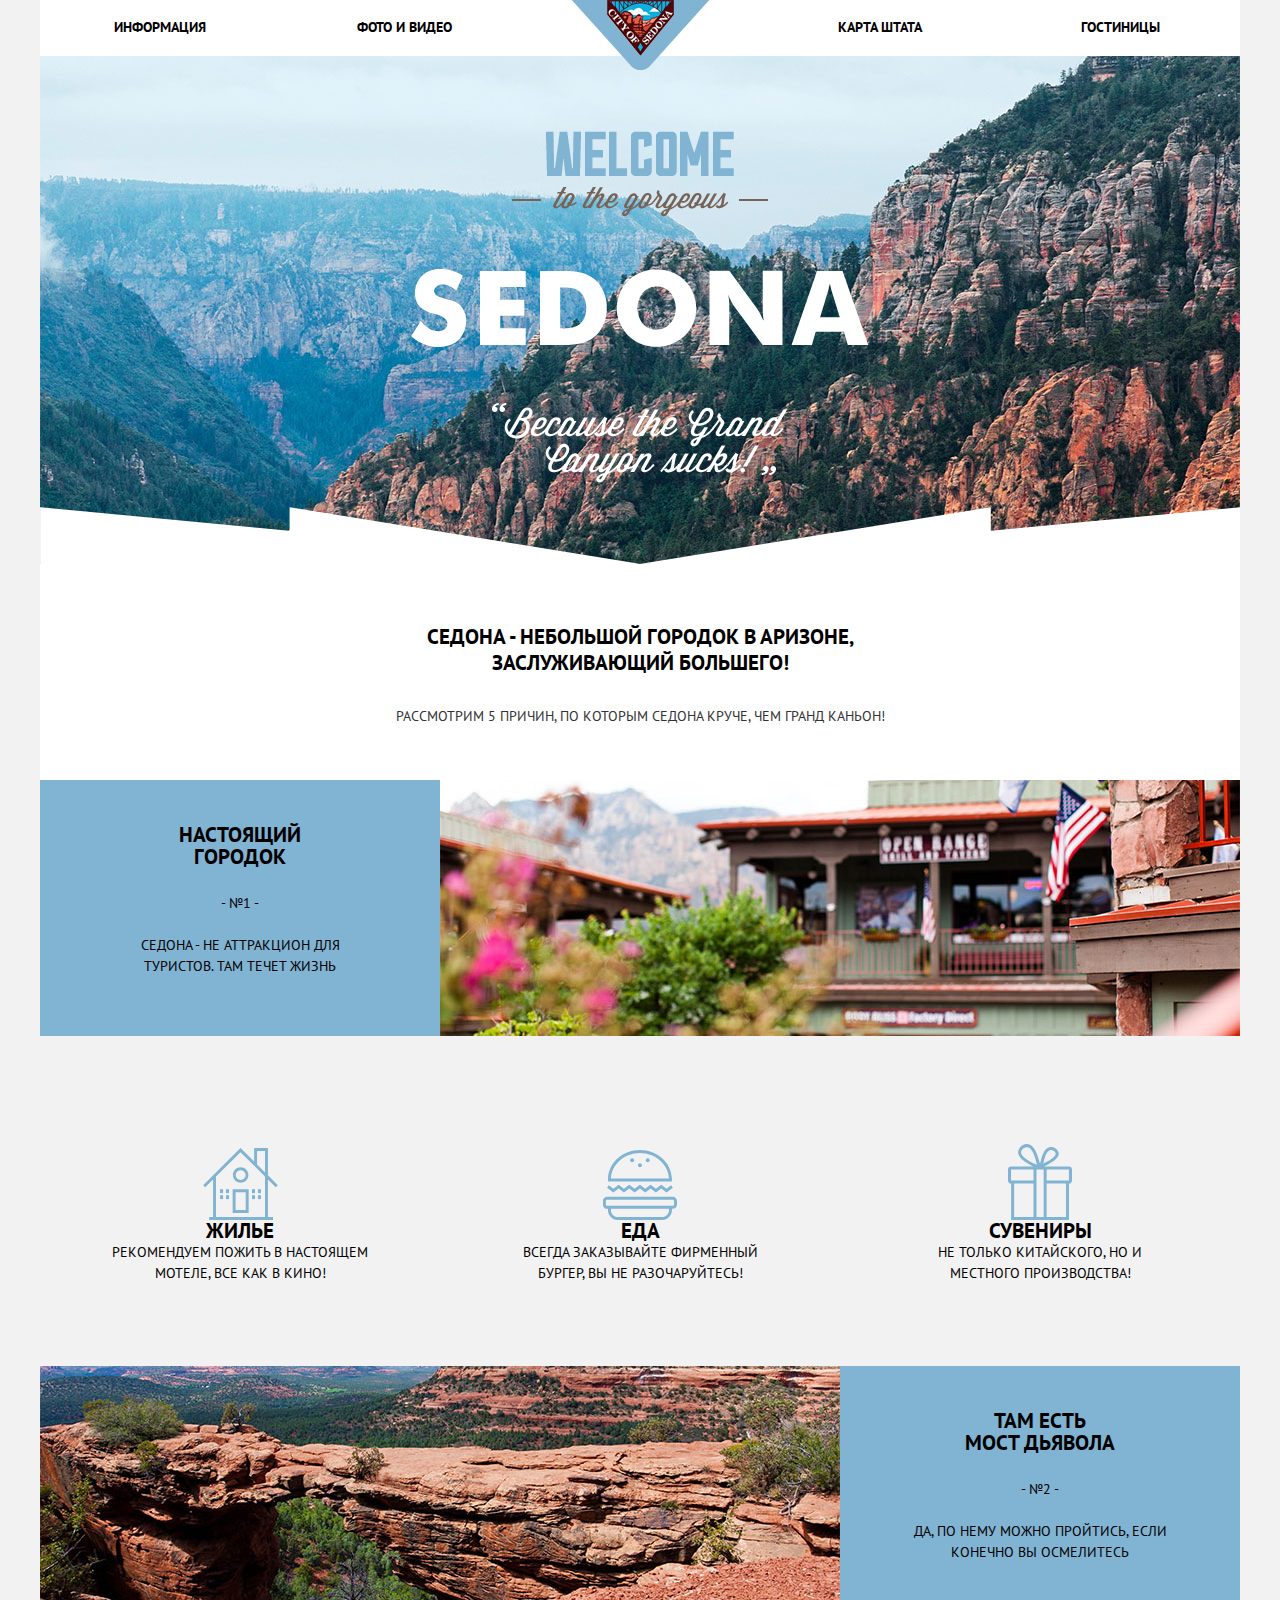
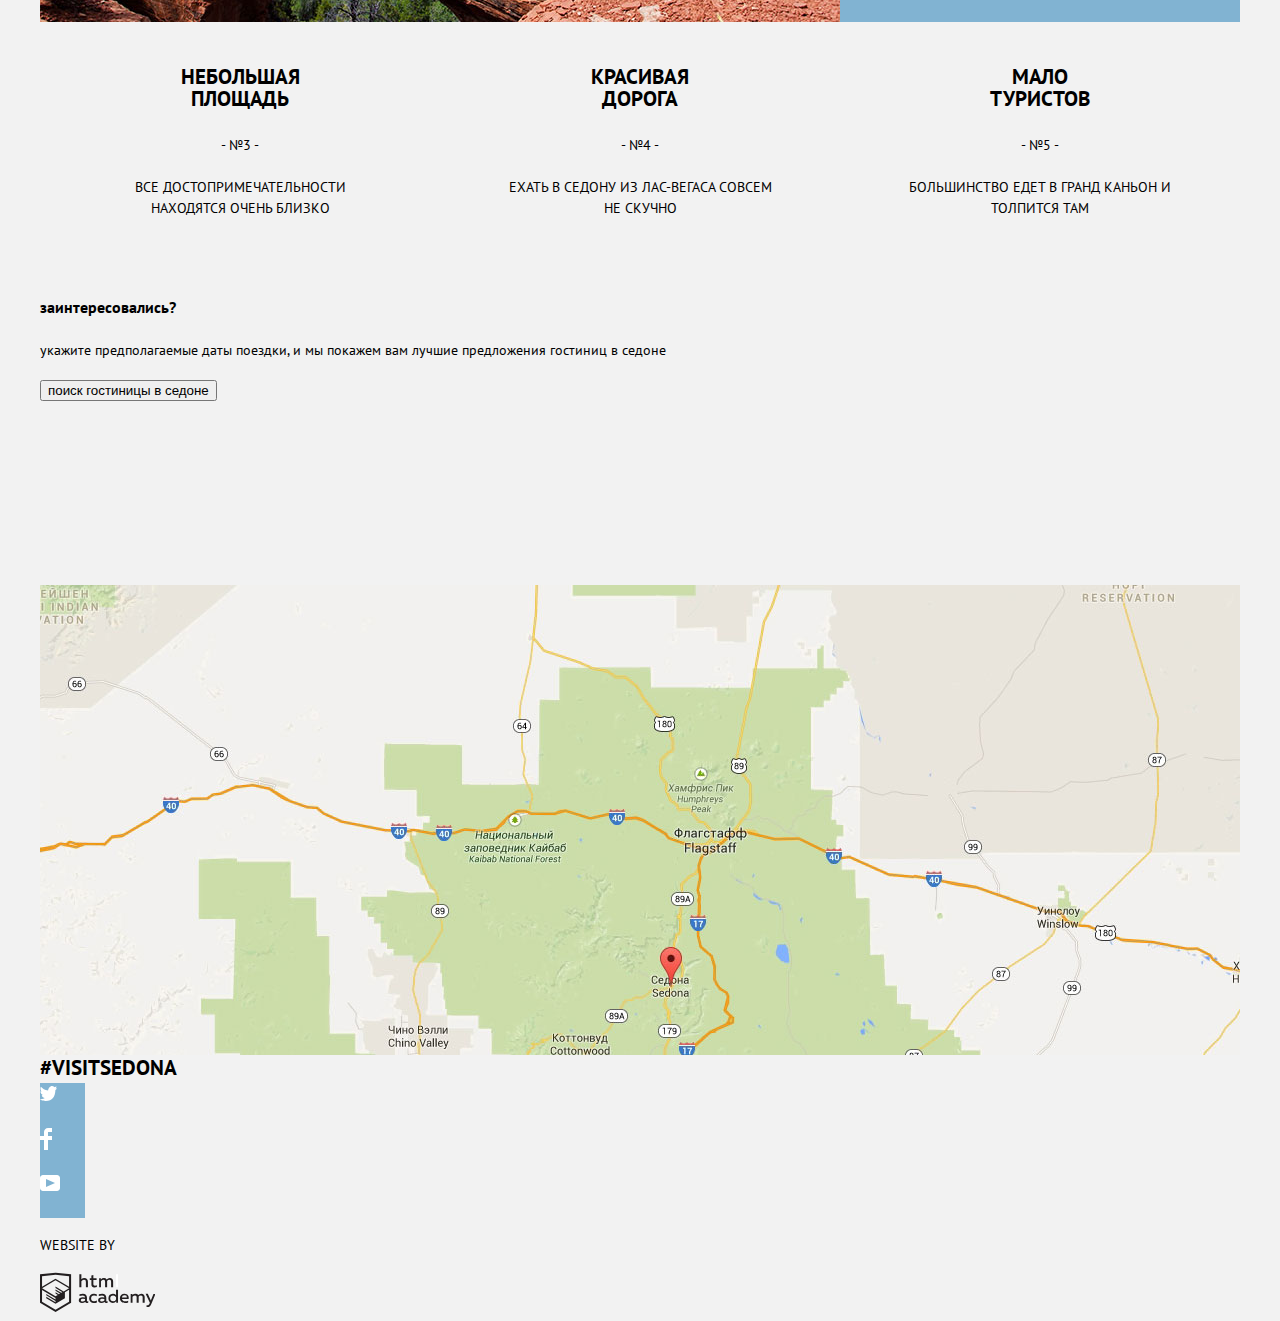
<file: index.html>
<!DOCTYPE html>
<html lang="RU">

<head>
    <meta charset="UTF-8">
    <title>Sedona</title>
    <link href="https://fonts.googleapis.com/css?family=PT+Sans:400,700&amp;subset=cyrillic" rel="stylesheet">
    <link rel="stylesheet" href="CSS/style.css">
</head>

<body>
    <header>
        <div class="header-content">
            <nav class="main-menu">
                <img src="img/header-logo.png" class="logo" alt="">
                <ul class="site-navigation">
                    <li class="navigaion-item"><a href="">информация</a></li>
                    <li class="navigaion-item"><a href="">фото и видео</a></li>
                    <li class="navigaion-item"><a href="catalog.html">гостиницы</a></li>
                    <li class="navigaion-item"><a href="">карта штата</a></li>

                </ul>
            </nav>
            <div class="header-text-wrapper">
                <img class="header-text" src="img/header-text.png" alt="">
                <img class="header-decoration" src="img/header-decoration.png" alt="">
            </div>
            <h3 class="description-slogan">седона - небольшой городок в аризоне, заслуживающий большего!</h3>
            <p class="reasons">Рассмотрим 5 причин, по которым седона круче, чем гранд каньон!</p>
        </div>
    </header>
    <main>
        <div class="main-content">
            <div class="reasons-list">
                <div class="reasons-list-item row1">
                    <div class="reason-wrapper">
                        <h3 class="reason-title">настоящий городок</h3>
                        <p class="reason-number">- №1 -</p>
                        <p class="reason-description">Седона - не аттракцион для туристов. там течет жизнь</p>
                    </div>
                    <div class="reason-image"></div>
                </div>
                <div class="reasons-list-item row2">
                    <div class="reason-wrapper">
                        <img src="img/icon-house.svg" alt="">
                        <h3 class="reason-title">Жилье</h3>
                        <p class="reason-description">Рекомендуем пожить в настоящем мотеле, все как в кино!</p>
                    </div>
                    <div class="reason-wrapper">
                        <img src="img/icon-burger.svg" alt="">
                        <h3 class="reason-title">еда</h3>
                        <p class="reason-description">Всегда заказывайте фирменный бургер, вы не разочаруйтесь!</p>
                    </div>
                    <div class="reason-wrapper">
                        <img src="img/icon-present.svg" alt="">
                        <h3 class="reason-title">сувениры</h3>
                        <p class="reason-description">Не только китайского, но и местного производства!</p>
                    </div>
                </div>
                <div class="reasons-list-item row3">
                    <div class="reason-image"></div>
                    <div class="reason-wrapper">
                        <h3 class="reason-title">там есть<br>мост дьявола</h3>
                        <p class="reason-number">- №2 -</p>
                        <p class="reason-description">Да, по нему можно пройтись, если конечно вы осмелитесь</p>
                    </div>
                </div>
                <div class="row4">
                    <div class="reason-wrapper">
                        <h3 class="reason-title">небольшая площадь</h3>
                        <p class="reason-number">- №3 -</p>
                        <p class="reason-description">Все достопримечательности находятся очень близко</p>
                    </div>
                    <div class="reason-wrapper">
                        <h3 class="reason-title">красивая дорога</h3>
                        <p class="reason-number">- №4 -</p>
                        <p class="reason-description">Ехать в седону из лас-вегаса совсем не скучно</p>
                    </div>
                    <div class="reason-wrapper">
                        <h3 class="reason-title">мало туристов</h3>
                        <p class="reason-number">- №5 -</p>
                        <p class="reason-description">Большинство едет в гранд каньон и толпится там</p>
                    </div>
                </div>
            </div>
        </div>
        <div class="search-wrapper">
            <h3>заинтересовались?</h3>
            <p> укажите предполагаемые даты поездки, и мы покажем вам лучшие предложения гостиниц в седоне</p>
            <button>поиск гостиницы в седоне</button>
        </div>
        <div class="map-container"></div>
    </main>
    <footer>
        <div class="footer-content">
            <a href="" class="hashtag">#visitsedona</a>
            <div class="social-links">
                <a href="" class="twiter, social-link"><span class="visually-hidden">twitet</span> <img src="img/tweeter-icon.svg" alt=""></a>
                <a href="" class="facebook, social-link"><span class="visually-hidden">facebook</span> <img src="img/facebook-icon.svg" alt="" ></a>
                <a href="" class="youtube, social-link"><span class="visually-hidden">youtube</span> <img src="img/youtube-icon.svg" alt="" ></a>
            </div>
            <a href="" class="academy-link">
                <p class="academy-link-text">website by</p><svg xmlns="http://www.w3.org/2000/svg" viewBox="0 0 113 39" width="115px" height="41px"><path d="M401.93,351.51a2.07,2.07,0,0,0,.58-0.11v1.4a3.41,3.41,0,0,1-1.24.22,1.75,1.75,0,0,1-1.75-1,5.08,5.08,0,0,1-3.3,1.13c-1.59,0-3.06-.87-3.06-2.68,0-2.24,2.08-2.93,3.9-2.93a11.63,11.63,0,0,1,2.28.26v-0.31c0-1.09-.8-1.86-2.3-1.86a7.79,7.79,0,0,0-3.15.67v-1.79a10.72,10.72,0,0,1,3.35-.58c2.48,0,4,1.18,4,3.83v3.14A0.57,0.57,0,0,0,401.93,351.51Zm-6.76-1.19a1.42,1.42,0,0,0,1.64,1.29,3.56,3.56,0,0,0,2.53-1V349.1a10.21,10.21,0,0,0-1.9-.22C396.34,348.89,395.17,349.23,395.17,350.33Z" transform="translate(-355.09 -323.29)" fill="#fff"/><path d="M408.15,343.91a5.29,5.29,0,0,1,2.7.67v1.79a4.28,4.28,0,0,0-2.42-.73,2.89,2.89,0,1,0,0,5.76,5.26,5.26,0,0,0,2.55-.67v1.8a6.58,6.58,0,0,1-2.9.6,4.42,4.42,0,0,1-4.72-4.54A4.54,4.54,0,0,1,408.15,343.91Z" transform="translate(-355.09 -323.29)" fill="#fff"/><path d="M420.93,351.51a2.07,2.07,0,0,0,.58-0.11v1.4a3.41,3.41,0,0,1-1.24.22,1.75,1.75,0,0,1-1.75-1,5.08,5.08,0,0,1-3.3,1.13c-1.59,0-3.06-.87-3.06-2.68,0-2.24,2.08-2.93,3.9-2.93a11.63,11.63,0,0,1,2.28.26v-0.31c0-1.09-.8-1.86-2.3-1.86a7.79,7.79,0,0,0-3.15.67v-1.79a10.72,10.72,0,0,1,3.35-.58c2.48,0,4,1.18,4,3.83v3.14A0.57,0.57,0,0,0,420.93,351.51Zm-6.76-1.19a1.42,1.42,0,0,0,1.64,1.29,3.56,3.56,0,0,0,2.53-1V349.1a10.21,10.21,0,0,0-1.9-.22C415.33,348.89,414.17,349.23,414.17,350.33Z" transform="translate(-355.09 -323.29)" fill="#fff"/><path d="M431.76,340.14V352.9H430v-1.39a4.07,4.07,0,0,1-3.35,1.62,4.62,4.62,0,0,1,0-9.22,4,4,0,0,1,3.15,1.37v-5.14h2ZM427,345.62a2.9,2.9,0,0,0,0,5.8,3,3,0,0,0,2.79-1.84v-2.13A3.06,3.06,0,0,0,427,345.62Z" transform="translate(-355.09 -323.29)" fill="#fff"/><path d="M438.08,343.91c3.48,0,4.68,2.81,4.12,5.34h-6.58c0.22,1.57,1.75,2.22,3.35,2.22a6.41,6.41,0,0,0,2.77-.62v1.68a7.5,7.5,0,0,1-3.14.6c-2.68,0-5-1.53-5-4.61A4.39,4.39,0,0,1,438.08,343.91Zm0.09,1.62a2.39,2.39,0,0,0-2.57,2.26h4.85A2.06,2.06,0,0,0,438.17,345.53Z" transform="translate(-355.09 -323.29)" fill="#fff"/><path d="M444.19,352.9v-8.75h1.73v1.09a4,4,0,0,1,2.92-1.33,3,3,0,0,1,2.73,1.4,4.33,4.33,0,0,1,3.06-1.4,3.21,3.21,0,0,1,3.32,3.52v5.47h-2v-5.41a1.67,1.67,0,0,0-1.73-1.84,2.94,2.94,0,0,0-2.17,1.18c0,0.2,0,.4,0,0.6v5.47h-2v-5.41a1.67,1.67,0,0,0-1.73-1.84,3.11,3.11,0,0,0-2.32,1.35v5.91h-2Z" transform="translate(-355.09 -323.29)" fill="#fff"/><path d="M466.56,344.15h2l-4.1,9.93c-0.95,2.28-2.19,3-3.52,3a5,5,0,0,1-1.15-.15v-1.66a3,3,0,0,0,.89.13c0.95,0,1.66-.67,2.17-2l0.18-.44-4.16-8.82H461l3,6.6Z" transform="translate(-355.09 -323.29)" fill="#fff"/><path d="M395.75,324.82v5a4,4,0,0,1,2.83-1.2,3.41,3.41,0,0,1,3.61,3.57v5.41h-2v-5.16a1.9,1.9,0,0,0-2-2.1,3.08,3.08,0,0,0-2.44,1.46v5.8h-2V324.82h2Z" transform="translate(-355.09 -323.29)" fill="#fff"/><path d="M407.52,325.71v3.12h3.17v1.71h-3.17v4c0,1.15.53,1.53,1.66,1.53a4.71,4.71,0,0,0,1.77-.35v1.68a7.14,7.14,0,0,1-2.35.38,2.68,2.68,0,0,1-3-2.88v-4.38H404v-1.71h1.57v-2.64Z" transform="translate(-355.09 -323.29)" fill="#fff"/><path d="M413.19,337.58v-8.75h1.73v1.09a4,4,0,0,1,2.92-1.33,3,3,0,0,1,2.73,1.4,4.33,4.33,0,0,1,3.06-1.4,3.21,3.21,0,0,1,3.32,3.52v5.47h-2v-5.41a1.67,1.67,0,0,0-1.73-1.84,2.94,2.94,0,0,0-2.17,1.18c0,0.2,0,.4,0,0.6v5.47h-2v-5.41a1.67,1.67,0,0,0-1.73-1.84,3.11,3.11,0,0,0-2.32,1.35v5.91h-2Z" transform="translate(-355.09 -323.29)" fill="#fff"/><rect x="74.72" y="1.52" width="1.95" height="12.76" fill="#fff"/><path d="M370.53,323.31l-0.16,0-15.28,1.6v28L370.37,362l15.28-9.09v-28Zm13.12,28.45-13.28,7.9-13.28-7.9V340.28l13.22,7.87,0,1.43-9.07-5.4v1.38l9.11,5.47,0,1.46-9.1-5.42v1.38l9.11,5.47h0l9.19-5.5v-1.39h0v-4.52l4.1-2.45v11.67Zm0-13.16L380,340.74h0l-1.68,1-8-4.76v1.38l6.84,4.07-0.06,0-0.15.09-1,.57-5.64-3.36v1.38l4.45,2.65-1.05.7,0,0-3.36-2v1.38l2.21,1.3-2.25,1.35-13.16-7.82,13.17-7.92h0Zm0-1.39-13.35-7.87h0l-13.2,7.86v-10.5l13.28-1.39,13.28,1.39v10.51Z" transform="translate(-355.09 -323.29)" fill="#fff"/></svg>

            </a>
        </div>
    </footer>
</body>

</html>
</file>
<file: CSS/style.css>
/*Общие стили*/

body {
    margin: 0;
    padding: 0;

    font-family: "PT Sans", Arial, sans-serif;
    font-size: 14px;
    line-height: 26px;
    color: #000000;

    background-color: #f2f2f2;

    min-width: 768px;
}

a {
    text-decoration: none;
}

.visually-hidden:not(:focus):not(:active),
input[type="checkbox"].visually-hidden,
input[type="radio"].visually-hidden {
    position: absolute;

    width: 1px;
    height: 1px;
    margin: -1px;
    border: 0;
    padding: 0;

    white-space: nowrap;

    -webkit-clip-path: inset(100%);

    clip-path: inset(100%);
    clip: rect(0 0 0 0);
    overflow: hidden;
}

header,
main,
footer {
    display: block;
    min-width: 768px;
    max-width: 1200px;
    margin: 0 auto;
}

/*Стили хедера*/

.header-content {
    position: relative;
    background-color: #ffffff;
}

.logo {
    position: absolute;
    top: 0;
    left: 44.3%;
    z-index: 5;
}

.main-menu {
    position: relative;
    text-transform: uppercase;
}

.navigaion-item:nth-child(3),
.navigaion-item:nth-child(4) {
    float: right;
}

.site-navigation {
    list-style: none;
    width: 100%;
    padding: 0;
    margin: 0;
}

.navigaion-item {
    display: inline-block;
    width: 20%;
    text-align: center;
}

.navigaion-item a {
    box-sizing: border-box;
    display: block;
    font-weight: bold;
    color: #000000;

    min-height: 56px;

    padding-top: 14px;
    padding-bottom: 14px;
}

.header-text-wrapper {
    position: relative;
    box-sizing: border-box;
    background-image: url(../img/header-text-background.jpg);
    background-repeat: no-repeat;
    background-position: 0px -56px;
    min-height: 508px;
    padding-top: 75px;
}

.header-text {
    display: block;
    margin: 0 auto;
}

.header-decoration {
    position: absolute;
    left: 0;
    bottom: 0;

    width: 100%;
    height: 57px;
}

.description-slogan {
    display: block;
    width: 450px;
    text-align: center;
    font-size: 21px;
    font-weight: bold;
    text-transform: uppercase;
    margin: 0 auto;
    padding-top: 60px;
    padding-bottom: 27px;
}

.reasons {
    font-weight: 400;
    text-transform: uppercase;
    color: #333333;
    text-align: center;
    margin: 0px;
    padding-bottom: 51px;
}


/*стили мейна*/

.reasons-list {
    width: 100%;
    margin: 0px;
    padding: 0px;
}

.reason-title {
    font-size: 21px;
    font-weight: bold;
    text-transform: uppercase;
    line-height: 22px;
}

.reason-number,
.reason-description {
    font-weight: 400;
    text-transform: none;
}

.reason-description {
    text-transform: uppercase;
}

.reason-title {
    text-align: center;
    margin: 0 auto;
    width: 155px;
}

.reason-number {
    text-align: center;
    margin: 0 auto;
    width: 120px;
    margin-top: 22px;
    margin-bottom: 19px;
}

.reason-description {
    text-align: center;
    margin: 0 auto;
    width: 265px;
    line-height: 21px;
}

.row1,
.row2,
.row3,
.row4 {
    display: flex;
    min-height: 256px;
}

.row2 {
    min-height: 330px;
}

.row2 .reason-wrapper {
    padding-bottom: 82px;
}


.row2 img {
    display: block;
    margin: 0 auto;
}

.reason-wrapper {
    display: flex;
    flex-direction: column;
    justify-content: flex-end;
    box-sizing: border-box;
    width: 33.5%;
    padding-bottom: 59px;
}

.row1 .reason-image {
    background-image: url(../img/main-reason1.jpg);
    background-repeat: no-repeat;
    background-position: 0px -77px;

    min-height: 256px;
    width: 67%;
}

.row3 .reason-image {
    background-image: url(../img/main-reason2.jpg);
    background-repeat: no-repeat;
    background-position: center;

    min-height: 256px;
    width: 67%;
}

.row1 .reason-wrapper,
.row3 .reason-wrapper {
    background-color: #81b3d2;
}

.search-wrapper {
    min-height: 291px;
}

fieldset {
    border: none;
}

.filter-title {
    font-size: 16px;
    font-weight: bold;
    line-height: 21px;
    text-transform: uppercase;
    color: #ffffff;
}

.search-result {
    font-size: 21px;
    font-weight: bold;
    line-height: 26px;
    text-transform: uppercase;
    color: #000000;
}

.order-navigation {
    font-size: 12px;
    line-height: 18px;
    text-transform: uppercase;
    color: #000000;
}

.catalog-item-name {
    font-size: 21px;
    font-weight: bold;
    line-height: 26px;
    text-transform: uppercase;
    color: #000000;
}

.catalog-item-type,
.catalog-item-price,
.rating {
    line-height: 21px;
    text-transform: uppercase;
    color: #333333;
}

.catalog-item-more,
.catalog-item-book {
    font-weight: bold;
    line-height: 21px;
    text-transform: uppercase;
    color: #ffffff;
}

.rating {
    color: #666666;
}

.map-container {
    background-color: #f2f1ef;
    background-image: url(../img/map.jpg);

    min-height: 470px;
}

.filter-wrapper {
    background-image: url(../img/header-hotels-background.jpg);
    background-repeat: no-repeat;
}

/*стили футера*/

.hashtag {
    font-size: 21px;
    font-weight: bold;
    line-height: 26px;
    text-transform: uppercase;
    color: #000000;
}

.academy-link-text {
    text-transform: uppercase;
    color: #000000;
}

.social-link {
    display: block;
    background-color: #81b3d2;
    height: 45px;
    width: 45px;
}

.academy-link path {
    fill: #231f20;
}
</file>
